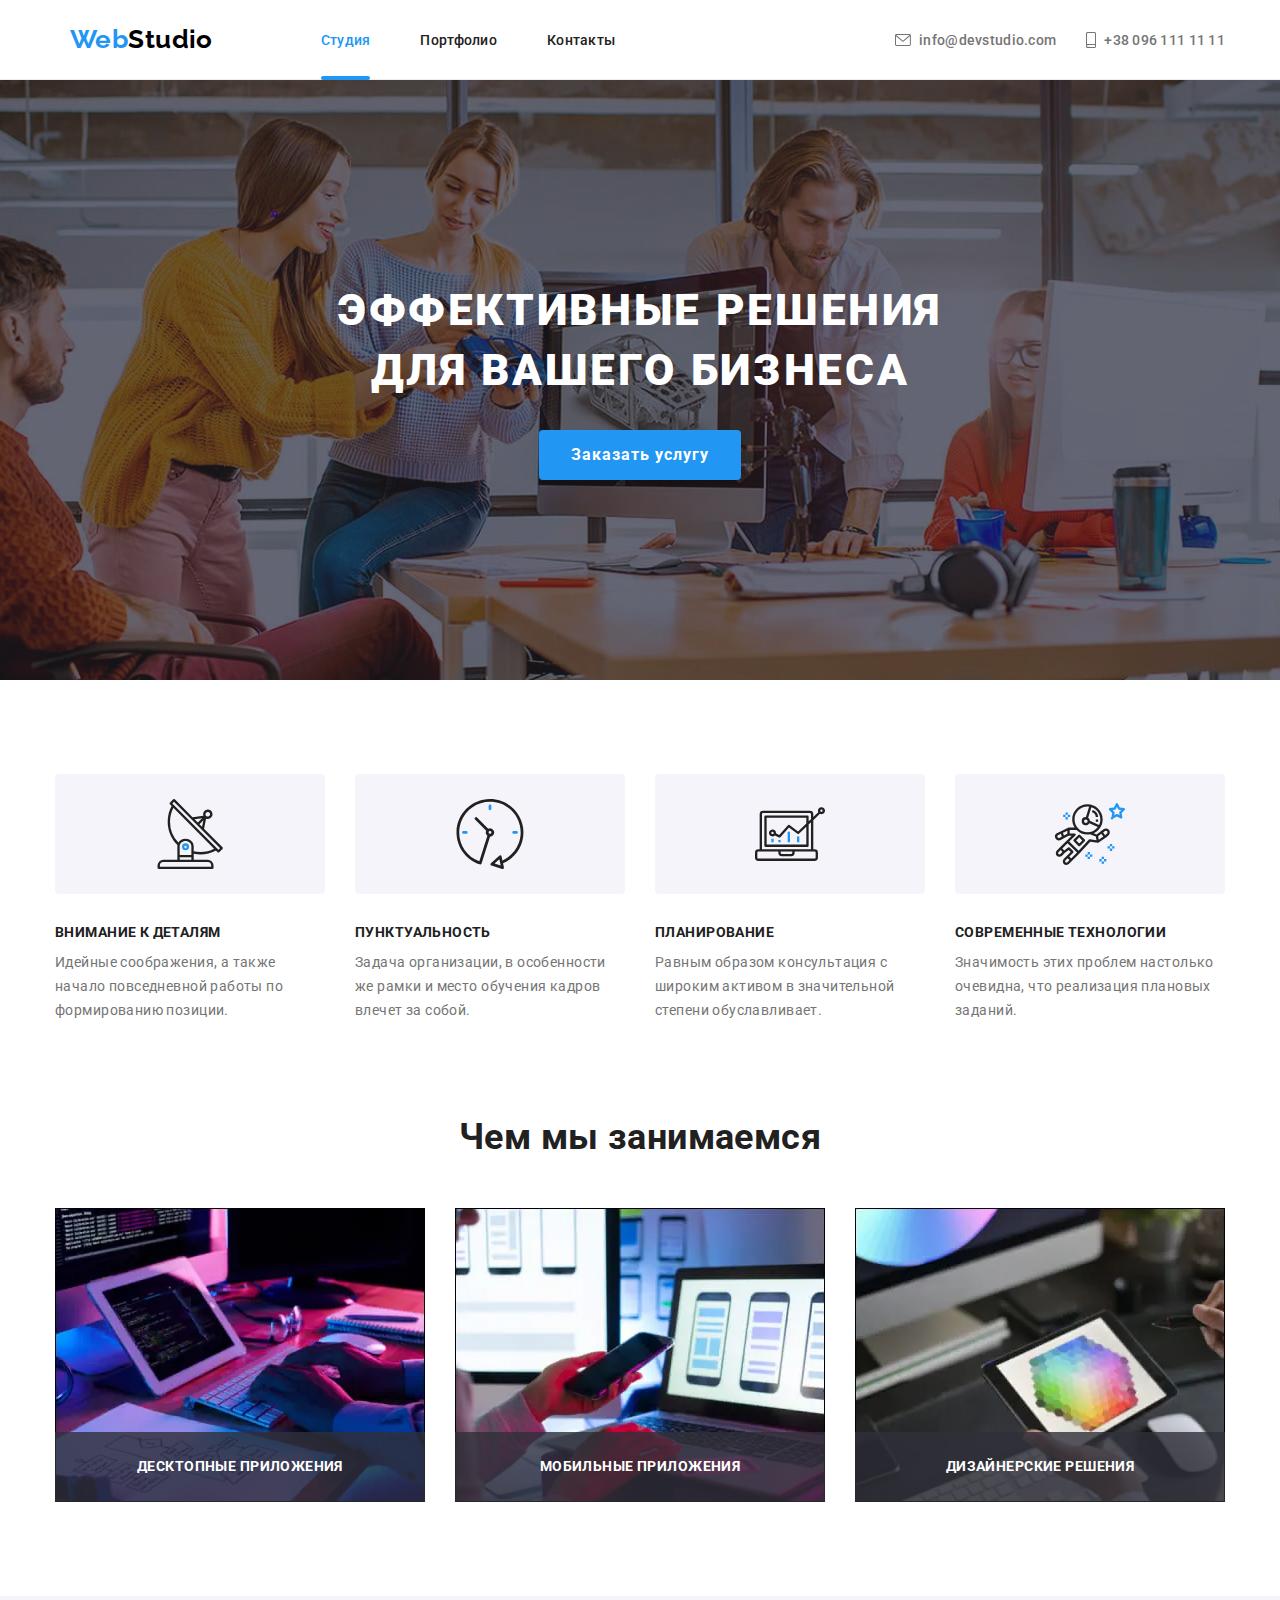
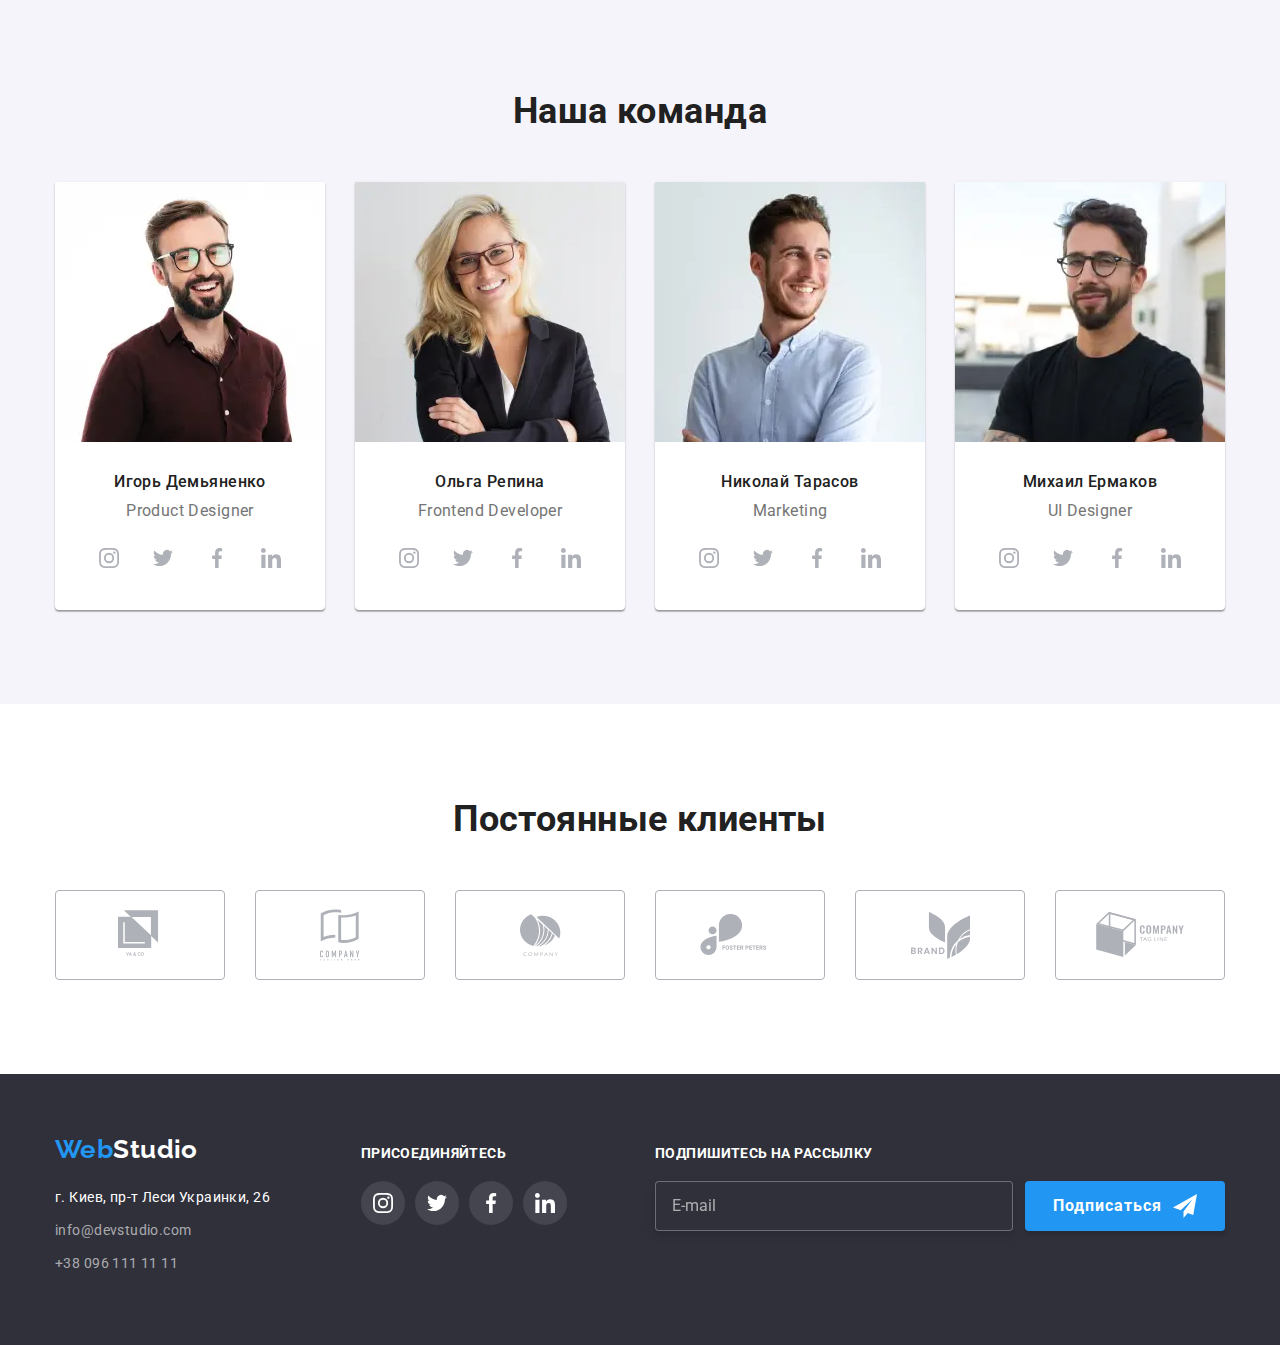
<file: index.html>
<!DOCTYPE html>
<html lang="ru">
<head>
    <meta charset="UTF-8">
    <meta name="viewport" content="width=device-width, initial-scale=1.0">
    <title>WebStudio</title>
    <link 
    rel="stylesheet"
    href="https://cdnjs.cloudflare.com/ajax/libs/modern-normalize/1.0.0/modern-normalize.min.css">
    <link rel="preconnect" href="https://fonts.gstatic.com">
    <link href="https://fonts.googleapis.com/css2?family=Raleway:wght@700&family=Roboto:wght@400;500;700;900&display=swap"
        rel="stylesheet">
    <link rel="stylesheet" href="./css/main.min.css">
</head>
<body>
    <header class="page-header">
        <div class="container header">
            <nav class="header__navigation">
                <a href="#" class="logo"><span class="logo-accent">Web</span>Studio</a>
                <ul class="header__list list">
                    <li class="header__item"><a href="#" class="header__link link header__link--current">Студия</a></li>
                    <li class="header__item"><a href="./portfolio.html" class="header__link link">Портфолио</a></li>
                    <li class="header__item"><a href="#" class="header__link link">Контакты</a></li>
                </ul>
            </nav>
            <button type="button" class="mob-menu-btn" data-menu-button>
                <svg class="mob-menu-icon">
                    <use href="./images/sprite.svg#icon-menu"></use>
                </svg>
            </button>
            <ul class="contacts list">
                <li class="contacts__item"><a href="mailto:info@devstudio.com" class="contacts__link link">
                    <svg class="contacts__icon" width="16" height="12">
                        <use href="./images/sprite.svg#icon-envelope"></use>
                    </svg>info@devstudio.com</a></li>
                <li class="contacts__item"><a href="tel:380961111111" class="contacts__link link">
                    <svg class="contacts__icon" width="10" height="16">
                        <use href="./images/sprite.svg#icon-smartphone"></use>
                    </svg>+38 096 111 11 11</a></li>
            </ul>
            </div>
            <div class="mobile-menu" data-menu>
                <button class="mob-menu-btn-close" type="button" data-menu-close>
                    <svg class="mob-menu-icon-close">
                        <use href="./images/sprite.svg#icon-close-menu"></use>
                    </svg>
                </button>
                <ul class="mobile-menu__list list">
                    <li class="mobile-menu__item"><a class="mobile-menu__link link" href="">Студия</a></li>
                    <li class="mobile-menu__item"><a class="mobile-menu__link link" href="./portfolio.html">Портфолио</a></li>
                    <li class="mobile-menu__item"><a class="mobile-menu__link link" href="">Контакты</a></li>
                </ul>
                <div class="mobile-menu_info-block">
                    <ul class="mobile-menu__contacts list">
                        <li class="mobile-menu__item"><a class="mobile-menu__tel-link link" href="tel:380961111111">+38 096 111 11
                                11</a></li>
                        <li class="mobile-menu__item"><a class="mobile-menu__mail-link link"
                                href="mailto:info@devstudio.com">info@devstudio.com</a></li>
                    </ul>
                    <ul class="mobile-menu__socials list">
                        <li class="mobile-menu__social-item"><a class="mobile-menu__social-link link" href="#">Instagram</a></li>
                        <li class="mobile-menu__social-item"><a class="mobile-menu__social-link link" href="#">Twitter</a></li>
                        <li class="mobile-menu__social-item"><a class="mobile-menu__social-link link" href="#">Facebook</a></li>
                        <li class="mobile-menu__social-item"><a class="mobile-menu__social-link link" href="#">LinkedIn</a></li>
                    </ul>
                </div>
            </div>
       
    </header>
    
    <main>
        <!--HERO-->
        <section class="hero">
            <h1 class="hero__title">Эффективные решения для вашего бизнеса</h1>
            <button type="button" class="button" data-modal-open>Заказать услугу</button>
        </section>
        <!--FEATURES BLOCK-->
        <section class="section">
            <div class="container">
                <h2 class="visually-hidden">Особености</h2>
                <ul class="features list">
                    <li class="features__item">
                        <div class="feature-thumb">
                            <svg class="feature-thumb__icon">
                                <use href="./images/sprite.svg#icon-antena"></use>
                            </svg>
                        </div>
                        <h3 class="features__title">Внимание к деталям</h3>
                        <p class="features__text">Идейные соображения, а также начало повседневной работы по формированию позиции.</p>
                    </li>
                    <li class="features__item">
                        <div class="feature-thumb">
                            <svg class="feature-thumb__icon">
                                <use href="./images/sprite.svg#icon-clock"></use>
                            </svg>
                        </div>
                        <h3 class="features__title">Пунктуальность</h3>
                        <p class="features__text">Задача организации, в особенности же рамки и место обучения кадров влечет за собой.</p>
                    </li>
                    <li class="features__item">
                        <div class="feature-thumb">
                            <svg class="feature-thumb__icon">
                                <use href="./images/sprite.svg#icon-diagram"></use>
                            </svg>
                        </div>
                        <h3 class="features__title">Планирование</h3>
                        <p class="features__text">Равным образом консультация с широким активом в значительной степени обуславливает.</p>
                    </li>
                    <li class="features__item">
                        <div class="feature-thumb">
                            <svg class="feature-thumb__icon">
                                <use href="./images/sprite.svg#icon-astronaut"></use>
                            </svg>
                        </div>
                        <h3 class="features__title">Современные технологии</h3>
                        <p class="features__text">Значимость этих проблем настолько очевидна, что реализация плановых заданий.</p>
                    </li>
                </ul>
            </div>
        </section>
         <!--JOBS-->
        <section class="jobs-block">
            <div class="container">
                <h2 class="section-title">Чем мы занимаемся</h2>
                <ul class="jobs list">
                    <li class="jobs__item">
                        <a href="#" class="link">
                            <picture>
                                <source srcset="./images/job/job1.webp 1x, ./images/job/job1@2x.webp 2x" media="(min-width:1200px)" type="image/webp">
                                <source srcset="./images/job/job1.jpg 1x, ./images/job/job1@2x.jpg 2x" media="(min-width:1200px)">
                                <img src="./images/job1.jpg" alt="рабочий стол с планшетом и клавиатурой">
                            </picture>
                            <div class="wrap">
                                <h3 class="wrap__title">Десктопные приложения</h3>
                            </div>
                        </a>
                    </li>
                    <li class="jobs__item">
                        <a href="" class="link">
                            <picture>
                                <source srcset="./images/job/job2.webp 1x, ./images/job/job2@2x.webp 2x" media="(min-width:1200px)" type="image/webp">
                                <source srcset="./images/job/job2.jpg 1x, ./images/job/job2@2x.jpg 2x" media="(min-width:1200px)">
                                <img src="./images/job2.jpg" alt="раскрытый ноутбук с приложениями на экране для телефона">
                            </picture>
                            
                            <div class="wrap">
                                <h3 class="wrap__title">Мобильные приложения</h3>
                            </div>
                        </a>
                    </li>
                    <li class="jobs__item">
                        <a href="" class="link">
                            <picture>
                                <source srcset="./images/job/job3.webp 1x, ./images/job/job3@2x.webp 2x" media="(min-width:1200px)" type="image/webp">
                                <source srcset="./images/job/job3.jpg 1x, ./images/job/job3@2x.jpg 2x" media="(min-width:1200px)">
                                <img src="./images/job3.jpg" alt="планшет с изображением цветовой палитры">
                            </picture>
                            <div class="wrap">
                                <h3 class="wrap__title">Дизайнерские решения</h3>
                            </div>
                        </a>
                    </li>
                </ul>
            </div>
        </section>
        <!--TEAM-->
        <section class="team-section section">
            <div class="container">
                <h2 class="section-title">Наша команда</h2>
                <ul class="team-members list">
                    <li class="team-members__item">
                        <picture>
                            <source srcset="./images/team/demianenko-270.webp 1x, ./images/team/demianenko-270@2x.webp 2x"
                                media="(min-width:1200px)" type="image/webp">
                            <source srcset="./images/team/demianenko-270.jpg 1x, ./images/team/demianenko-270@2x.jpg 2x" media="(min-width:1200px)">
            
                            <source srcset="./images/team/demianenko-354.webp 1x, ./images/team/demianenko-354@2x.webp 2x" media="(min-width:768px)"
                                type="image/webp">
                            <source srcset="./images/team/demianenko-354.jpg 1x, ./images/team/demianenko-354@2x.jpg 2x" media="(min-width:768px)">

                            <source srcset="./images/team/demianenko-450.webp 1x, ./images/team/demianenko-450@2x.webp 2x" media="(min-width:320px)"
                                type="image/webp">
                            <source srcset="./images/team/demianenko-450.jpg 1x, ./images/team/demianenko-450@2x.jpg 2x" media="(min-width:320px)">
                            <img class="team-members__photo" src="./images/team/demianenko-450.jpg" alt="фото Игоря Демьяненка">
                        </picture>
                        
                        <h3 class="team-members__name">Игорь Демьяненко</h3>
                        <p lang="en" class="team-members__prof">Product Designer</p>
    <ul class="social-list list">
        <li class="social-list__item"><a href="#" class="social-list__link link">
                <svg class="social-list__icon" width="20" height="20">
                    <use href="./images/sprite.svg#icon-instagram"></use>
                </svg>
            </a></li>
        <li class="social-list__item"><a href="#" class="social-list__link link">
                <svg class="social-list__icon" width="20" height="20">
                    <use href="./images/sprite.svg#icon-twitter"></use>
                </svg>
            </a></li>
        <li class="social-list__item"><a href="#" class="social-list__link link">
                <svg class="social-list__icon" width="20" height="20">
                    <use href="./images/sprite.svg#icon-facebook"></use>
                </svg>
            </a></li>
        <li class="social-list__item"><a href="#" class="social-list__link link">
                <svg class="social-list__icon" width="20" height="20">
                    <use href="./images/sprite.svg#icon-linkedin"></use>
                </svg>
            </a></li>
    </ul>
                    </li>
                    <li class="team-members__item">
                        <picture>
                            <source srcset="./images/team/repina-270.webp 1x, ./images/team/repina-270@2x.webp 2x" media="(min-width:1200px)"
                                type="image/webp">
                            <source srcset="./images/team/repina-270.jpg 1x, ./images/team/repina-270@2x.jpg 2x" media="(min-width:1200px)">
                            
                            <source srcset="./images/team/repina-354.webp 1x, ./images/team/repina-354@2x.webp 2x" media="(min-width:768px)"
                                type="image/webp">
                            <source srcset="./images/team/repina-354.jpg 1x, ./images/team/repina-354@2x.jpg 2x" media="(min-width:768px)">

                           <source srcset="./images/team/repina-450.webp 1x, ./images/team/repina-450@2x.webp 2x" media="(min-width:320px)"
                                type="image/webp">
                            <source srcset="./images/team/repina-450.jpg 1x, ./images/team/repina-450@2x.jpg 2x" media="(min-width:320px)">

                            <img class="team-members__photo" src="./images/team/repina-450.jpg" alt="фото Ольги Репиной">
                        </picture>
                       
                        <h3 class="team-members__name">Ольга Репина</h3>
                        <p lang="en" class="team-members__prof">Frontend Developer</p>
                        <ul class="social-list list">
                            <li class="social-list__item"><a href="#" class="social-list__link link">
                                    <svg class="social-list__icon" width="20" height="20">
                                        <use href="./images/sprite.svg#icon-instagram"></use>
                                    </svg>
                                </a></li>
                            <li class="social-list__item"><a href="#" class="social-list__link link">
                                    <svg class="social-list__icon" width="20" height="20">
                                        <use href="./images/sprite.svg#icon-twitter"></use>
                                    </svg>
                                </a></li>
                            <li class="social-list__item"><a href="#" class="social-list__link link">
                                    <svg class="social-list__icon" width="20" height="20">
                                        <use href="./images/sprite.svg#icon-facebook"></use>
                                    </svg>
                                </a></li>
                            <li class="social-list__item"><a href="#" class="social-list__link link">
                                    <svg class="social-list__icon" width="20" height="20">
                                        <use href="./images/sprite.svg#icon-linkedin"></use>
                                    </svg>
                                </a></li>
                        </ul>
                    </li>
                    <li class="team-members__item">
                        <picture>
                            <source srcset="./images/team/tarasov-270.webp 1x, ./images/team/tarasov-270@2x.webp 2x" media="(min-width:1200px)"
                                type="image/webp">
                            <source srcset="./images/team/tarasov-270.jpg 1x, ./images/team/tarasov-270@2x.jpg 2x" media="(min-width:1200px)">

                            <source srcset="./images/team/tarasov-354.webp 1x, ./images/team/tarasov-354@2x.webp 2x" media="(min-width:768px)"
                                type="image/webp">
                            <source srcset="./images/team/tarasov-354.jpg 1x, ./images/team/tarasov-354@2x.jpg 2x" media="(min-width:768px)">

                           <source srcset="./images/team/tarasov-450.webp 1x, ./images/team/tarasov-450@2x.webp 2x" media="(min-width:320px)"
                                type="image/webp">
                            <source srcset="./images/team/tarasov-450.jpg 1x, ./images/team/tarasov-450@2x.jpg 2x" media="(min-width:320px)">

                            <img class="team-members__photo" src="./images/team/tarasov-450.jpg" alt="фото Николая Тарасова">
                        </picture>
                        
                        <h3 class="team-members__name">Николай Тарасов</h3>
                        <p lang="en" class="team-members__prof">Marketing</p>
                        <ul class="social-list list">
                            <li class="social-list__item"><a href="#" class="social-list__link link">
                                    <svg class="social-list__icon" width="20" height="20">
                                        <use href="./images/sprite.svg#icon-instagram"></use>
                                    </svg>
                                </a></li>
                            <li class="social-list__item"><a href="#" class="social-list__link link">
                                    <svg class="social-list__icon" width="20" height="20">
                                        <use href="./images/sprite.svg#icon-twitter"></use>
                                    </svg>
                                </a></li>
                            <li class="social-list__item"><a href="#" class="social-list__link link">
                                    <svg class="social-list__icon" width="20" height="20">
                                        <use href="./images/sprite.svg#icon-facebook"></use>
                                    </svg>
                                </a></li>
                            <li class="social-list__item"><a href="#" class="social-list__link link">
                                    <svg class="social-list__icon" width="20" height="20">
                                        <use href="./images/sprite.svg#icon-linkedin"></use>
                                    </svg>
                                </a></li>
                        </ul>
                    </li>
                    <li class="team-members__item">
                        <picture>
                            <source srcset="./images/team/ermakov-270.webp 1x, ./images/team/ermakov-270@2x.webp 2x" media="(min-width:1200px)"
                                type="image/webp">
                            <source srcset="./images/team/ermakov-270.jpg 1x, ./images/team/ermakov-270@2x.jpg 2x" media="(min-width:1200px)">
                            
                            <source srcset="./images/team/ermakov-354.webp 1x, ./images/team/ermakov-354@2x.webp 2x" media="(min-width:768px)"
                                type="image/webp">
                            <source srcset="./images/team/ermakov-354.jpg 1x, ./images/team/ermakov-354@2x.jpg 2x" media="(min-width:768px)">

                           <source srcset="./images/team/ermakov-450.webp 1x, ./images/team/ermakov-450@2x.webp 2x" media="(min-width:320px)"
                                type="image/webp">
                            <source srcset="./images/team/ermakov-450.jpg 1x, ./images/team/ermakov-450@2x.jpg 2x" media="(min-width:320px)">

                            <img class="team-members__photo" src="./images/team/ermakov-450.jpg" alt="фото Михаила Ермакова">
                        </picture>
                        
                        <h3 class="team-members__name">Михаил Ермаков</h3>
                        <p lang="en" class="team-members__prof">UI Designer</p>
                        <ul class="social-list list">
                            <li class="social-list__item"><a href="#" class="social-list__link link">
                                    <svg class="social-list__icon" width="20" height="20">
                                        <use href="./images/sprite.svg#icon-instagram"></use>
                                    </svg>
                                </a></li>
                            <li class="social-list__item"><a href="#" class="social-list__link link">
                                    <svg class="social-list__icon" width="20" height="20">
                                        <use href="./images/sprite.svg#icon-twitter"></use>
                                    </svg>
                                </a></li>
                            <li class="social-list__item"><a href="#" class="social-list__link link">
                                    <svg class="social-list__icon" width="20" height="20">
                                        <use href="./images/sprite.svg#icon-facebook"></use>
                                    </svg>
                                </a></li>
                            <li class="social-list__item"><a href="#" class="social-list__link link">
                                    <svg class="social-list__icon" width="20" height="20">
                                        <use href="./images/sprite.svg#icon-linkedin"></use>
                                    </svg>
                                </a></li>
                        </ul>
                    </li>
                </ul>
            </div>
        </section>
        <!--CLIENTS-->
        <section class="section">
            <div class="container">
                <h2 class="section-title">Постоянные клиенты</h2>
                <ul class="clients list">
                    <li class="clients__item">
                        <a href="#" class="clients__link link">
                            <svg class="clients__icon" width="44.27" height="49.23">
                                <use href="./images/sprite.svg#icon-yaco"></use>
                            </svg>
                        </a>
                    </li>
                    <li class="clients__item">
                        <a href="#" class="clients__link link">
                            <svg class="clients__icon" width="40" height="52">
                                <use href="./images/sprite.svg#icon-taglinehere"></use>
                            </svg>
                        </a>
                    </li>
                    <li class="clients__item">
                        <a href="#" class="clients__link link">
                            <svg class="clients__icon" width="41" height="42.6">
                                <use href="./images/sprite.svg#icon-company"></use>
                            </svg>
                        </a>
                    </li>
                    <li class="clients__item">
                        <a href="#" class="clients__link link">
                            <svg class="clients__icon" width="79.66" height="42.02">
                                <use href="./images/sprite.svg#icon-fosterpeters"></use>
                            </svg>
                        </a>
                    </li>
                    <li class="clients__item">
                        <a href="#" class="clients__link link">
                            <svg class="clients__icon" width="59" height="47">
                                <use href="./images/sprite.svg#icon-brand"></use>
                            </svg>
                        </a>
                    </li>
                    <li class="clients__item">
                        <a href="#" class="clients__link link">
                            <svg class="clients__icon" width="88.48" height="45.44">
                                <use href="./images/sprite.svg#icon-tagline"></use>
                            </svg>
                        </a>
                    </li>
                </ul>
            </div>
        </section>
    </main>

    <footer class="footer">
        <div class="container">
            <div class="address">
                <a class="logo logo--footer" href="#"><span class="logo-accent">Web</span>Studio</a>
                <address class="address__info">
                    г. Киев, пр-т Леси Украинки, 26
                </address>
                <ul class="address__list list">
                    <li class="address__contacts"><a href="mailto:info@devstudio.com" class="address__link link">info@devstudio.com</a></li>
                    <li class="address__contacts"><a href="tel:380961111111" class="address__link link">+38 096 111 11 11</a></li>
                </ul>
            </div>
            <div class="footer-social-icons">
                <h2 class="join-title">присоединяйтесь</h2>
                <ul class="social-list social-list--footer list">
                    <li class="social-list__item"><a href="#" class="social-list__link social-list__link--footer link">
                            <svg class="social-list__icon" width="20" height="20">
                                <use href="./images/sprite.svg#icon-instagram"></use>
                            </svg>
                        </a></li>
                    <li class="social-list__item"><a href="#" class="social-list__link social-list__link--footer link">
                            <svg class="social-list__icon" width="20" height="20">
                                <use href="./images/sprite.svg#icon-twitter"></use>
                            </svg>
                        </a></li>
                    <li class="social-list__item"><a href="#" class="social-list__link social-list__link--footer link">
                            <svg class="social-list__icon" width="20" height="20">
                                <use href="./images/sprite.svg#icon-facebook"></use>
                            </svg>
                        </a></li>
                    <li class="social-list__item"><a href="#" class="social-list__link social-list__link--footer link">
                            <svg class="social-list__icon" width="20" height="20">
                                <use href="./images/sprite.svg#icon-linkedin"></use>
                            </svg>
                        </a></li>
                </ul>
            </div>
            <div class="subscribe">
                <p class="subscribe__title">Подпишитесь на рассылку</p>
                <form action="#" class="subscribe__form">
                    <input type="email" name="email" class="subscribe__input" required placeholder="E-mail">
                    <button type="submit" class="subscribe__btn button">Подписаться
                        <svg class="subscribe__icon" width="24" height="24">
                            <use href="./images/sprite.svg#icon-send"></use>
                        </svg>
                    </button>
                </form>
            </div>
            
        </div>
    </footer>
    <div class="backdrop is-hidden" data-modal>
        <div class="modal">
            <button class="btn-close" data-modal-close>
                <svg class="btn-close__icon" width="18" height="18">
                    <use href="./images/sprite.svg#icon-close"></use>
                </svg>
            </button>
            <div class="modal-wraper">
                <p class="modal-wraper__title">Оставьте свои данные, мы вам перезвоним</p>
                <form class="modal-form">
                    <label for="name" class="modal-form__label">Имя</label>
                    <div class="modal-form__field">
                        <input id="name" type="text" name="user-name" class="modal-form__input" required>
                        <svg class="modal-form__icon">
                            <use href="./images/sprite.svg#icon-name"></use>
                        </svg>
                    </div>    
                    <label for="tel" class="modal-form__label">Телефон</label>
                    <div class="modal-form__field">
                        <input id="tel" type="tel" name="user-tel" class="modal-form__input" required>
                        <svg class="modal-form__icon">
                            <use href="./images/sprite.svg#icon-phone"></use>
                        </svg>
                    </div>
                    <label for="mail" class="modal-form__label">Почта</label>
                    <div class="modal-form__field">
                        <input id="mail" type="email" name="user-mail" class="modal-form__input">
                        <svg class="modal-form__icon">
                            <use href="./images/sprite.svg#icon-mail"></use>
                        </svg>
                    </div>
                    <label for="comment" class="modal-form__label">Коментарий</label>
                    <textarea id="comment" name="form-comment" placeholder="Введите текст" class="modal-form__comment"></textarea>
            
                    <div class="check-box">
                        <input type="checkbox" id="checkbox" name="agreement" class="check-input visually-hidden">
                        <label for="checkbox" class="check-label">Соглашаюсь с рассылкой и принимаю&nbsp; 
                            <a href="#" class="check-label__link">Условия договора</a>
                        </label>
                    </div>
                    <button class="modal-wraper__btn button">Отправить</button>
                </form>
            </div>
            
        </div>
    </div>
    <script src="./js/modal.js"></script>
    <script src="./js/mobile-menu.js"></script>
</body>
</html>
</file>
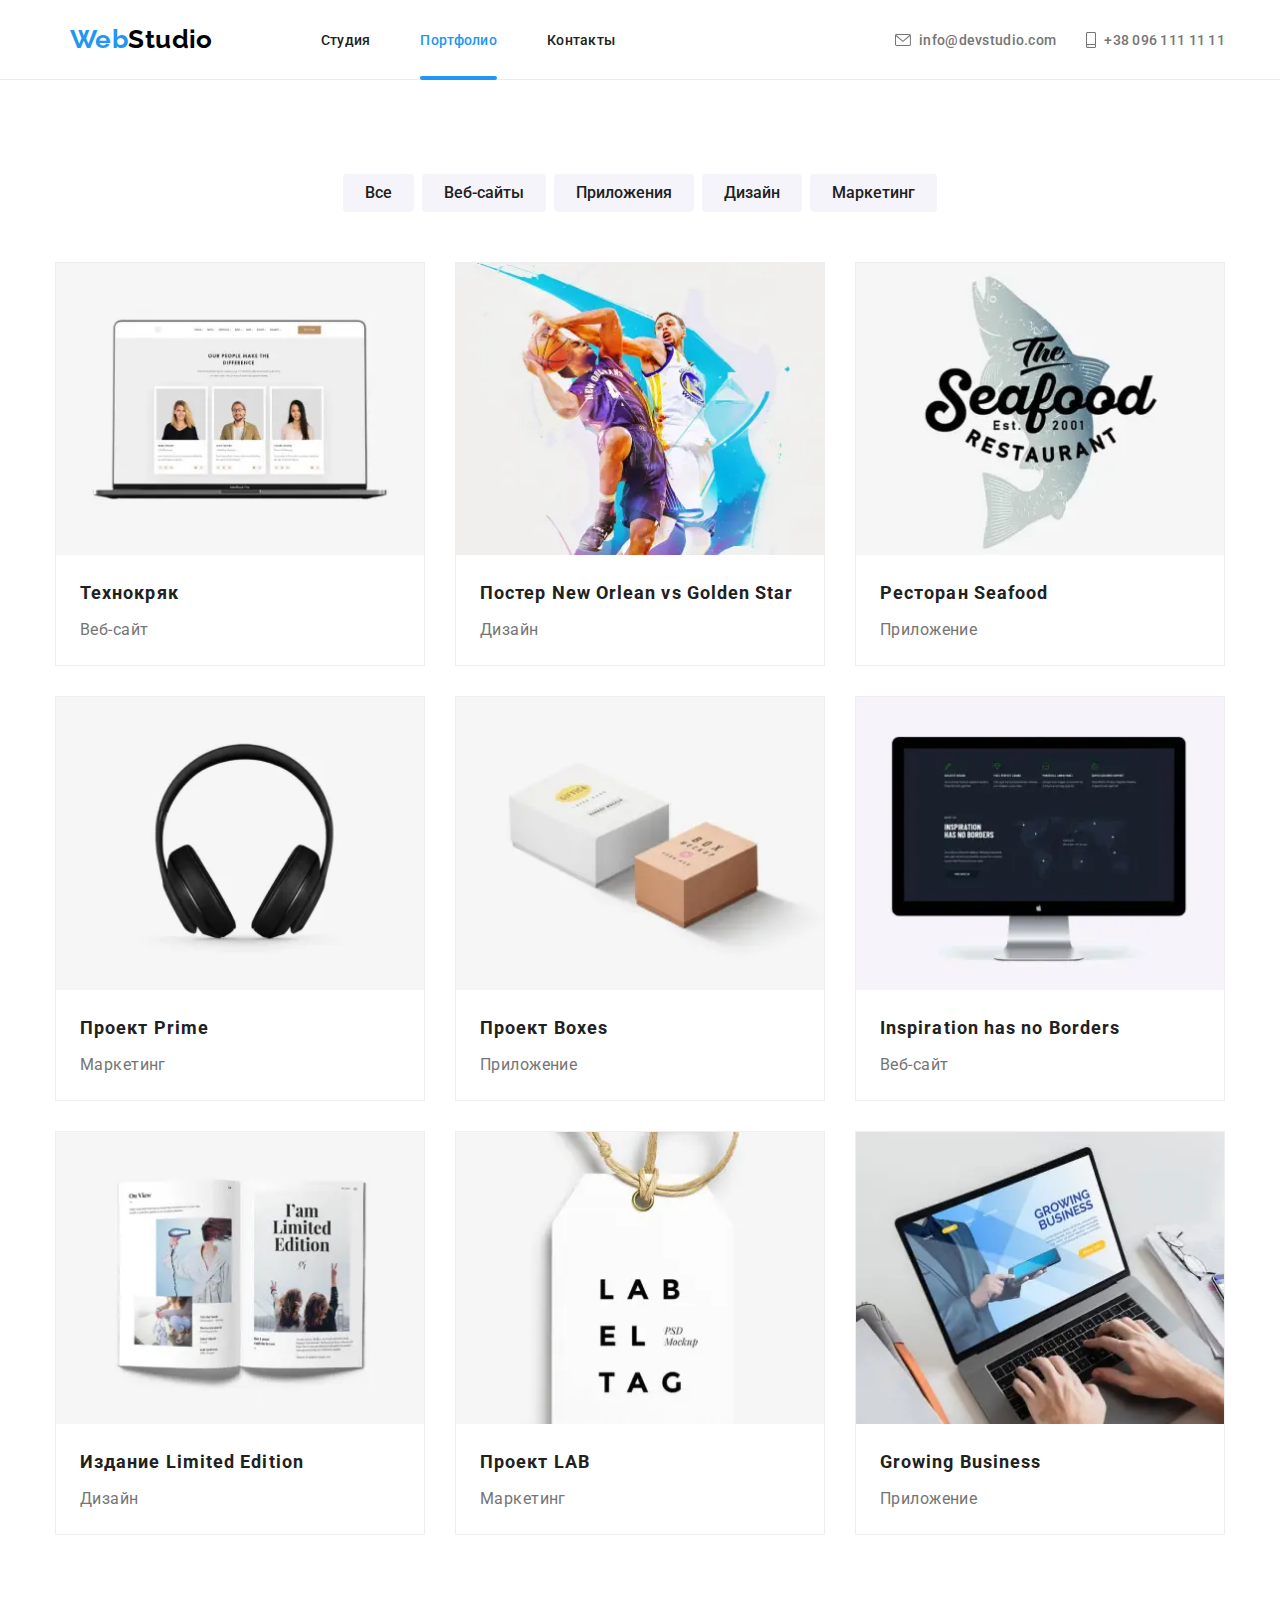
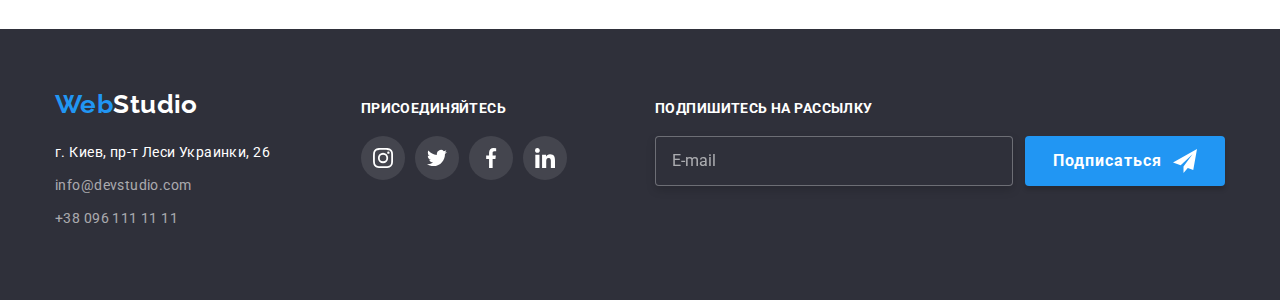
<file: portfolio.html>
<!DOCTYPE html>
<html lang="ru">
<head>
    <meta charset="UTF-8">
    <meta name="viewport" content="width=device-width, initial-scale=1.0">
    <title>Portfolio</title>
    <link 
    rel="stylesheet" 
    href="https://cdnjs.cloudflare.com/ajax/libs/modern-normalize/1.0.0/modern-normalize.min.css">
    <link rel="preconnect" href="https://fonts.gstatic.com">
    <link href="https://fonts.googleapis.com/css2?family=Raleway:wght@700&family=Roboto:wght@400;500;700;900&display=swap"
        rel="stylesheet">
    <link rel="stylesheet" href="./css/main.min.css">
</head>
<body>

    <header class="page-header">
        <div class="container header">
            <nav class="header__navigation">
                <a href="#" class="logo"><span class="logo-accent">Web</span>Studio</a>
                <ul class="header__list list">
                    <li class="header__item"><a href="./index.html" class="header__link link">Студия</a></li>
                    <li class="header__item"><a href="#" class="header__link link header__link--current">Портфолио</a></li>
                    <li class="header__item"><a href="#" class="header__link link">Контакты</a></li>
                </ul>
            </nav>
            <button type="button" class="mob-menu-btn" data-menu-button>
                <svg class="mob-menu-icon">
                    <use href="./images/sprite.svg#icon-menu"></use>
                </svg>
            </button>
            <ul class="contacts list">
                <li class="contacts__item"><a href="mailto:info@devstudio.com" class="contacts__link link">
                        <svg class="contacts__icon" width="16" height="12">
                            <use href="./images/sprite.svg#icon-envelope"></use>
                        </svg>info@devstudio.com</a></li>
                <li class="contacts__item"><a href="tel:380961111111" class="contacts__link link">
                        <svg class="contacts__icon" width="10" height="16">
                            <use href="./images/sprite.svg#icon-smartphone"></use>
                        </svg>+38 096 111 11 11</a></li>
            </ul>
            <div class="mobile-menu" data-menu>
                <button class="mob-menu-btn-close" type="button" data-menu-close>
                    <svg class="mob-menu-icon-close">
                        <use href="./images/sprite.svg#icon-close-menu"></use>
                    </svg>
                </button>
                <ul class="mobile-menu__list list">
                    <li class="mobile-menu__item"><a class="mobile-menu__link link" href="./index.html">Студия</a></li>
                    <li class="mobile-menu__item"><a class="mobile-menu__link link" href="">Портфолио</a></li>
                    <li class="mobile-menu__item"><a class="mobile-menu__link link" href="">Контакты</a></li>
                </ul>
                <div class="mobile-menu_info-block">
                    <ul class="mobile-menu__contacts list">
                        <li class="mobile-menu__item"><a class="mobile-menu__tel-link link" href="tel:380961111111">+38 096 111 11
                                11</a></li>
                        <li class="mobile-menu__item"><a class="mobile-menu__mail-link link"
                                href="mailto:info@devstudio.com">info@devstudio.com</a></li>
                    </ul>
                    <ul class="mobile-menu__socials list">
                        <li class="mobile-menu__social-item"><a class="mobile-menu__social-link link" href="#">Instagram</a></li>
                        <li class="mobile-menu__social-item"><a class="mobile-menu__social-link link" href="#">Twitter</a></li>
                        <li class="mobile-menu__social-item"><a class="mobile-menu__social-link link" href="#">Facebook</a></li>
                        <li class="mobile-menu__social-item"><a class="mobile-menu__social-link link" href="#">LinkedIn</a></li>
                    </ul>
                </div>
                
            
            </div>
        </div>
    
    </header>

    <main>
        <section class="section">
            <div class="container">
                <h1 class="visually-hidden">Портфолио</h1>
                <ul class="filters list">
                    <li class="filters__item"><button type="button" class="filters__btn">Все</button></li>
                    <li class="filters__item"><button type="button" class="filters__btn">Веб-сайты</button></li>
                    <li class="filters__item"><button type="button" class="filters__btn">Приложения</button></li>
                    <li class="filters__item"><button type="button" class="filters__btn">Дизайн</button></li>
                    <li class="filters__item"><button type="button" class="filters__btn">Маркетинг</button></li>
                </ul>
                <ul class="projects list">
                    <li class="projects__item">
                        <a href="#" class="projects__link link">
                            <div class="project-box">
                                <picture>
                                    <source srcset="./images/portfolio/techno-370.webp 1x, ./images/portfolio/techno-370@2x.webp 2x"
                                        media="(min-width:1200px)" type="image/webp">
                                    <source srcset="./images/portfolio/techno-370.jpg 1x, ./images/portfolio/techno-370@2x.jpg 2x"
                                        media="(min-width:1200px)">

                                    <source srcset="./images/portfolio/techno-354.webp 1x, ./images/portfolio/techno-354@2x.webp 2x"
                                        media="(min-width:768px)" type="image/webp">
                                    <source srcset="./images/portfolio/techno-354.jpg 1x, ./images/portfolio/techno-354@2x.jpg 2x" media="(min-width:768px)">

                                    <source srcset="./images/portfolio/techno-450.webp 1x, ./images/portfolio/techno-450@2x.webp 2x"
                                        media="(min-width:320px)" type="image/webp">
                                    <source srcset="./images/portfolio/techno-450.jpg 1x, ./images/portfolio/techno-450@2x.jpg 2x"
                                        media="(min-width:320px)">

                                    <img src="./images/portfolio/techno-450.jpg" alt="страница веб-сайта технокряк на макбуке">
                                </picture>
                                
                                <p class="project-box__overlay">Технокряк это современная площадка распространения коронавируса. Компании используют эту
                                        платформу для цифрового
                                        шпионажа и атак на защищённые сервера конкурентов.</p>
                            </div>                         
                            <div class="project-info">
                                <h2 class="project-info__name">Технокряк</h2>
                                <p class="project-info__type ">Веб-сайт</p>
                            </div>
                        </a>
                    </li>
                    <li class="projects__item">
                        <a href="#" class="projects__link link">
                            <div class="project-box">
                                <picture>
                                    <source srcset="./images/portfolio/novsgs-370.webp 1x, ./images/portfolio/novsgs-370@2x.webp 2x"
                                        media="(min-width:1200px)" type="image/webp">
                                    <source srcset="./images/portfolio/novsgs-370.jpg 1x, ./images/portfolio/novsgs-370@2x.jpg 2x"
                                        media="(min-width:1200px)">

                                    <source srcset="./images/portfolio/novsgs-354.webp 1x, ./images/portfolio/novsgs-354@2x.webp 2x"
                                        media="(min-width:768px)" type="image/webp">
                                    <source srcset="./images/portfolio/novsgs-354.jpg 1x, ./images/portfolio/novsgs-354@2x.jpg 2x" media="(min-width:768px)">

                                    <source srcset="./images/portfolio/novsgs-450.webp 1x, ./images/portfolio/novsgs-450@2x.webp 2x"
                                        media="(min-width:320px)" type="image/webp">
                                    <source srcset="./images/portfolio/novsgs-450.jpg 1x, ./images/portfolio/novsgs-450@2x.jpg 2x"
                                        media="(min-width:320px)">


                                    <img src="./images/portfolio/novsgs-450.jpg" alt="два баскетболиста борятся за мяч">
                                </picture>       
                                <p class="project-box__overlay">Технокряк это современная площадка распространения коронавируса. Компании используют
                                        эту
                                        платформу для цифрового
                                        шпионажа и атак на защищённые сервера конкурентов.</p>
                            </div>
                            <div class="project-info">
                                <h2 class="project-info__name">Постер New Orlean vs Golden Star</h2>
                                <p class="project-info__type ">Дизайн</p>
                            </div>
                        </a>
                    </li>
                    <li class="projects__item">
                        <a href="#" class="projects__link link">
                            <div class="project-box">
                                <picture>
                                    <source srcset="./images/portfolio/seafood-370.webp 1x, ./images/portfolio/seafood-370@2x.webp 2x"
                                        media="(min-width:1200px)" type="image/webp">
                                    <source srcset="./images/portfolio/seafood-370.jpg 1x, ./images/portfolio/seafood-370@2x.jpg 2x"
                                        media="(min-width:1200px)">
                                    
                                    <source srcset="./images/portfolio/seafood-354.webp 1x, ./images/portfolio/seafood-354@2x.webp 2x"
                                        media="(min-width:768px)" type="image/webp">
                                    <source srcset="./images/portfolio/seafood-354.jpg 1x, ./images/portfolio/seafood-354@2x.jpg 2x" media="(min-width:768px)">

                                    <source srcset="./images/portfolio/seafood-450.webp 1x, ./images/portfolio/seafood-450@2x.webp 2x"
                                        media="(min-width:320px)" type="image/webp">
                                    <source srcset="./images/portfolio/seafood-450.jpg 1x, ./images/portfolio/seafood-450@2x.jpg 2x"
                                        media="(min-width:320px)">

                                    <img src="./images/portfolio/seafood-450.jpg" alt="надпись на рыбе the seafood restaurant">
                                </picture>
                                
                                <p class="project-box__overlay">Технокряк это современная площадка распространения коронавируса. Компании используют
                                        эту
                                        платформу для цифрового
                                        шпионажа и атак на защищённые сервера конкурентов.</p>
                            </div>
                            <div class="project-info">
                                <h2 class="project-info__name">Ресторан Seafood</h2>
                                <p class="project-info__type ">Приложение</p>
                            </div>
                        </a>
                    </li>
                    <li class="projects__item">
                        <a href="#" class="projects__link link">
                            <div class="project-box">
                                <picture>
                                    <source srcset="./images/portfolio/prime-370.webp 1x, ./images/portfolio/prime-370@2x.webp 2x"
                                        media="(min-width:1200px)" type="image/webp">
                                    <source srcset="./images/portfolio/prime-370.jpg 1x, ./images/portfolio/prime-370@2x.jpg 2x" media="(min-width:1200px)">

                                    <source srcset="./images/portfolio/prime-354.webp 1x, ./images/portfolio/prime-354@2x.webp 2x" media="(min-width:768px)"
                                        type="image/webp">
                                    <source srcset="./images/portfolio/prime-354.jpg 1x, ./images/portfolio/prime-354@2x.jpg 2x" media="(min-width:768px)">

                                    <source srcset="./images/portfolio/prime-450.webp 1x, ./images/portfolio/prime-450@2x.webp 2x" media="(min-width:320px)"
                                        type="image/webp">
                                    <source srcset="./images/portfolio/prime-450.jpg 1x, ./images/portfolio/prime-450@2x.jpg 2x" media="(min-width:320px)">

                                    <img src="./images/portfolio/prime-450.jpg" alt="наушники">
                                </picture>
                            
                                <p class="project-box__overlay">Технокряк это современная площадка распространения коронавируса. Компании используют
                                        эту
                                        платформу для цифрового
                                        шпионажа и атак на защищённые сервера конкурентов.</p>
                            </div>   
                            <div class="project-info">
                                <h2 class="project-info__name">Проект Prime</h2>
                                <p class="project-info__type">Маркетинг</p>
                            </div>     
                        </a>
                    </li>
                    <li class="projects__item">
                        <a href="#" class="projects__link link">
                            <div class="project-box">
                                <picture>
                                    <source srcset="./images/portfolio/boxes-370.webp 1x, ./images/portfolio/boxes-370@2x.webp 2x"
                                        media="(min-width:1200px)" type="image/webp">
                                    <source srcset="./images/portfolio/boxes-370.jpg 1x, ./images/portfolio/boxes-370@2x.jpg 2x" media="(min-width:1200px)">
       
                                    <source srcset="./images/portfolio/boxes-354.webp 1x, ./images/portfolio/boxes-354@2x.webp 2x" media="(min-width:768px)"
                                        type="image/webp">
                                    <source srcset="./images/portfolio/boxes-354.jpg 1x, ./images/portfolio/boxes-354@2x.jpg 2x" media="(min-width:768px)">

                                    <source srcset="./images/portfolio/boxes-450.webp 1x, ./images/portfolio/boxes-450@2x.webp 2x" media="(min-width:320px)"
                                        type="image/webp">
                                    <source srcset="./images/portfolio/boxes-450.jpg 1x, ./images/portfolio/boxes-450@2x.jpg 2x" media="(min-width:320px)">

                                    <img src="./images/portfolio/boxes-450.jpg" alt="две коробки">
                                </picture>
                                
                                <p class="project-box__overlay">Технокряк это современная площадка распространения коронавируса. Компании используют
                                        эту
                                        платформу для цифрового
                                        шпионажа и атак на защищённые сервера конкурентов.</p>
                            </div>
                            <div class="project-info">
                                <h2 class="project-info__name">Проект Boxes</h2>
                                <p class="project-info__type ">Приложение</p>
                            </div>
                        </a>
                    </li>
                    <li class="projects__item">
                        <a href="#" class="projects__link link">
                            <div class="project-box">
                                <picture>
                                    <source srcset="./images/portfolio/inspir-370.webp 1x, ./images/portfolio/inspir-370@2x.webp 2x"
                                        media="(min-width:1200px)" type="image/webp">
                                    <source srcset="./images/portfolio/inspir-370.jpg 1x, ./images/portfolio/inspir-370@2x.jpg 2x"
                                        media="(min-width:1200px)">
                                    
                                    <source srcset="./images/portfolio/inspir-354.webp 1x, ./images/portfolio/inspir-354@2x.webp 2x"
                                        media="(min-width:768px)" type="image/webp">
                                    <source srcset="./images/portfolio/inspir-354.jpg 1x, ./images/portfolio/inspir-354@2x.jpg 2x" media="(min-width:768px)">

                                    <source srcset="./images/portfolio/inspir-450.webp 1x, ./images/portfolio/inspir-450@2x.webp 2x"
                                        media="(min-width:320px)" type="image/webp">
                                    <source srcset="./images/portfolio/inspir-450.jpg 1x, ./images/portfolio/inspir-450@2x.jpg 2x"
                                        media="(min-width:320px)">

                                    <img src="./images/portfolio/inspir-450.jpg" alt="страница веб-сайта на мониторе">
                                </picture>
                                
                                <p class="project-box__overlay">Технокряк это современная площадка распространения коронавируса. Компании используют
                                        эту
                                        платформу для цифрового
                                        шпионажа и атак на защищённые сервера конкурентов.</p>
                            </div>
                            <div class="project-info">
                                <h2 lang="en" class="project-info__name">Inspiration has no Borders</h2>
                                <p class="project-info__type ">Веб-сайт</p>
                            </div>                            
                        </a>
                    </li>
                    <li class="projects__item">
                        <a href="#" class="projects__link link">
                            <div class="project-box">
                                <picture>
                                    <source srcset="./images/portfolio/limedit-370.webp 1x, ./images/portfolio/limedit-370@2x.webp 2x"
                                        media="(min-width:1200px)" type="image/webp">
                                    <source srcset="./images/portfolio/limedit-370.jpg 1x, ./images/portfolio/limedit-370@2x.jpg 2x"
                                        media="(min-width:1200px)">
                                    
                                    <source srcset="./images/portfolio/limedit-354.webp 1x, ./images/portfolio/limedit-354@2x.webp 2x"
                                        media="(min-width:768px)" type="image/webp">
                                    <source srcset="./images/portfolio/limedit-354.jpg 1x, ./images/portfolio/limedit-354@2x.jpg 2x" media="(min-width:768px)">

                                    <source srcset="./images/portfolio/limedit-450.webp 1x, ./images/portfolio/limedit-450@2x.webp 2x"
                                        media="(min-width:320px)" type="image/webp">
                                    <source srcset="./images/portfolio/limedit-450.jpg 1x, ./images/portfolio/limedit-450@2x.jpg 2x"
                                        media="(min-width:320px)">

                                    <img src="./images/portfolio/limedit-450.jpg" alt="раскрытая книга с фото и текстом">
                                </picture>
                                
                                <p class="project-box__overlay">Технокряк это современная площадка распространения коронавируса. Компании используют
                                        эту
                                        платформу для цифрового
                                        шпионажа и атак на защищённые сервера конкурентов.</p>
                            </div>   
                            <div class="project-info">
                                <h2 class="project-info__name">Издание Limited Edition</h2>
                                <p class="project-info__type ">Дизайн</p>
                            </div>                            
                        </a>
                    </li>
                    <li class="projects__item">
                        <a href="#" class="projects__link link">
                            <div class="project-box">
                                <picture>
                                    <source srcset="./images/portfolio/lab-370.webp 1x, ./images/portfolio/lab-370@2x.webp 2x" media="(min-width:1200px)"
                                        type="image/webp">
                                    <source srcset="./images/portfolio/lab-370.jpg 1x, ./images/portfolio/lab-370@2x.jpg 2x" media="(min-width:1200px)">
                                    
                                    <source srcset="./images/portfolio/lab-354.webp 1x, ./images/portfolio/lab-354@2x.webp 2x" media="(min-width:768px)"
                                        type="image/webp">
                                    <source srcset="./images/portfolio/lab-354.jpg 1x, ./images/portfolio/lab-354@2x.jpg 2x" media="(min-width:768px)">

                                    <source srcset="./images/portfolio/lab-450.webp 1x, ./images/portfolio/lab-450@2x.webp 2x" media="(min-width:320px)"
                                        type="image/webp">
                                    <source srcset="./images/portfolio/lab-450.jpg 1x, ./images/portfolio/lab-450@2x.jpg 2x" media="(min-width:320px)">

                                    <img src="./images/portfolio/lab-450.jpg" alt="ярлык на бечевке с текстом">
                                </picture>
                                
                                <p class="project-box__overlay">Технокряк это современная площадка распространения коронавируса. Компании используют
                                        эту
                                        платформу для цифрового
                                        шпионажа и атак на защищённые сервера конкурентов.</p>
                            </div>
                            <div class="project-info">
                                <h2 class="project-info__name">Проект LAB</h2>
                                <p class="project-info__type ">Маркетинг</p>
                            </div>                           
                        </a>
                    </li>
                    <li class="projects__item">
                        <a href="#" class="projects__link link">
                            <div class="project-box">
                                <picture>
                                    <source srcset="./images/portfolio/growbus-370.webp 1x, ./images/portfolio/growbus-370@2x.webp 2x"
                                        media="(min-width:1200px)" type="image/webp">
                                    <source srcset="./images/portfolio/growbus-370.jpg 1x, ./images/portfolio/growbus-370@2x.jpg 2x"
                                        media="(min-width:1200px)">
                                    
                                    <source srcset="./images/portfolio/growbus-354.webp 1x, ./images/portfolio/growbus-354@2x.webp 2x"
                                        media="(min-width:768px)" type="image/webp">
                                    <source srcset="./images/portfolio/growbus-354.jpg 1x, ./images/portfolio/growbus-354@2x.jpg 2x" media="(min-width:768px)">

                                    <source srcset="./images/portfolio/growbus-450.webp 1x, ./images/portfolio/growbus-450@2x.webp 2x"
                                        media="(min-width:320px)" type="image/webp">
                                    <source srcset="./images/portfolio/growbus-450.jpg 1x, ./images/portfolio/growbus-450@2x.jpg 2x"
                                        media="(min-width:320px)">

                                    <img src="./images/portfolio/growbus-450.jpg" alt="на раскрытом ноуте печатают руки">
                                </picture>
                                
                                <p class="project-box__overlay">Технокряк это современная площадка распространения коронавируса. Компании используют
                                        эту
                                        платформу для цифрового
                                        шпионажа и атак на защищённые сервера конкурентов.</p>
                            </div> 
                            <div class="project-info">
                                <h2 lang="en" class="project-info__name">Growing Business</h2>
                                <p class="project-info__type ">Приложение</p>
                            </div>
                        </a>
                    </li>
                </ul>
            </div>
        </section>
    </main>

    <footer class="footer">
        <div class="container">
                <div class="address">
                    <a class="logo logo--footer" href="#"><span class="logo-accent">Web</span>Studio</a>
                    <address class="address__info">
                        г. Киев, пр-т Леси Украинки, 26
                    </address>
                    <ul class="address__list list">
                        <li class="address__contacts"><a href="mailto:info@devstudio.com"
                                class="address__link link">info@devstudio.com</a></li>
                        <li class="address__contacts"><a href="tel:380961111111" class="address__link link">+38 096 111 11 11</a></li>
                    </ul>
                </div>
            <div class="footer-social-icons">
                <h2 class="join-title">присоединяйтесь</h2>
                <ul class="social-list social-list--footer list">
                    <li class="social-list__item"><a href="#" class="social-list__link social-list__link--footer link">
                            <svg class="social-list__icon" width="20" height="20">
                                <use href="./images/sprite.svg#icon-instagram"></use>
                            </svg>
                        </a></li>
                    <li class="social-list__item"><a href="#" class="social-list__link social-list__link--footer link">
                            <svg class="social-list__icon" width="20" height="20">
                                <use href="./images/sprite.svg#icon-twitter"></use>
                            </svg>
                        </a></li>
                    <li class="social-list__item"><a href="#" class="social-list__link social-list__link--footer link">
                            <svg class="social-list__icon" width="20" height="20">
                                <use href="./images/sprite.svg#icon-facebook"></use>
                            </svg>
                        </a></li>
                    <li class="social-list__item"><a href="#" class="social-list__link social-list__link--footer link">
                            <svg class="social-list__icon" width="20" height="20">
                                <use href="./images/sprite.svg#icon-linkedin"></use>
                            </svg>
                        </a></li>
                </ul>
            </div>
            <div class="subscribe">
                <p class="subscribe__title">Подпишитесь на рассылку</p>
                <form action="#" class="subscribe__form">
                    <input type="email" name="email" class="subscribe__input" required placeholder="E-mail">
                    <button type="submit" class="subscribe__btn button">Подписаться
                        <svg class="subscribe__icon" width="24" height="24">
                            <use href="./images/sprite.svg#icon-send"></use>
                        </svg>
                    </button>
                </form>
            </div>
        </div>
    </footer>
    <script src="./js/mobile-menu.js"></script>
</body>
</html>
</file>
<file: css/main.min.css>
.visually-hidden{position:absolute !important;clip:rect(1px 1px 1px 1px);clip:rect(1px, 1px, 1px, 1px);padding:0 !important;border:0 !important;height:1px !important;width:1px !important;overflow:hidden}.btn-close,.check-label,.feature-thumb,.social-list__link,.clients__link{display:flex;align-items:center;justify-content:center}body{background-color:#fff;color:#757575;font-family:'Roboto', sans-serif;font-size:14px;font-weight:400;letter-spacing:0.03em}h1,h2,h3,p{margin:0}img{display:block;max-width:100%;height:auto;outline:none}.list{padding:0;margin:0;list-style:none}.link{text-decoration:none}.container{width:100%;padding:0 15px}.page-header .container{display:flex;align-items:center;justify-content:space-between}@media screen and (min-width: 480px){.container{width:480px;margin:0 auto}}@media screen and (min-width: 768px){.container{width:768px}.footer .container{display:flex;flex-wrap:wrap;justify-content:space-between}}@media screen and (min-width: 1200px){.container{width:1200px}.footer .container{flex-wrap:nowrap;align-items:baseline;justify-content:flex-start}}.section{padding:60px 0}@media screen and (min-width: 1200px){.section{padding:94px 0}}.section-title{margin-bottom:30px;font-size:28px;font-weight:700;line-height:1.17857;text-align:center;color:#212121}@media screen and (min-width: 1200px){.section-title{margin-bottom:50px;font-size:36px;font-weight:700;line-height:1.16667}}.logo{display:inline-block;padding:16px 15px;font-family:'Raleway', sans-serif;font-size:24px;font-weight:700;line-height:1.16667;color:#000000;text-decoration:none}.logo-accent{color:#2196f3}.logo--footer{display:flex;justify-content:center;margin-right:0;margin-bottom:20px;padding:0;color:#fff}@media screen and (min-width: 768px){.logo{margin-right:88px;padding:26px 15px}.logo--footer{margin-right:0;padding:0}}@media screen and (min-width: 1200px){.logo{margin-right:93px;padding-top:24px;padding-bottom:25px;font-size:26px;font-weight:700;line-height:1.19231}.logo--footer{display:inline-block;padding:0}}.button{display:block;min-width:200px;height:50px;margin:0 auto;padding:10px 32px;border:none;font-family:inherit;font-size:16px;font-weight:700;line-height:1.875;text-align:center;letter-spacing:0.06em;color:#fff;background-color:#2196f3;box-shadow:0px 4px 4px rgba(0,0,0,0.15);border-radius:4px;border:none;cursor:pointer}.backdrop{position:fixed;top:0;left:0;width:100%;height:100%;background-color:rgba(0,0,0,0.2);opacity:1;transition:opacity 250ms cubic-bezier(0.4, 0, 0.2, 1)}.backdrop.is-hidden{opacity:0;pointer-events:none;visibility:hidden}.modal{padding:40px;position:absolute;top:50%;left:50%;width:100%;max-width:450px;height:95%;max-height:609px;background-color:#fff;box-shadow:0px 1px 3px rgba(0,0,0,0.12),0px 1px 1px rgba(0,0,0,0.14),0px 2px 1px rgba(0,0,0,0.2);border-radius:4px;overflow-y:scroll;transform:translate(-50%, -50%) scale(1);transition:transform 250ms cubic-bezier(0.4, 0, 0.2, 1)}.backdrop.is-hidden .modal{transform:translate(-50%, -50%) scale(0.5)}.btn-close{position:absolute;top:8px;right:8px;width:30px;height:30px;border-radius:50%;border:1px solid rgba(0,0,0,0.1);background-color:transparent;cursor:pointer}.btn-close__icon{fill:#000000;transition:fill 250ms cubic-bezier(0.4, 0, 0.2, 1)}.btn-close__icon:hover,.btn-close__icon:focus{fill:#2196f3}.modal-wraper__title{display:block;margin-bottom:12px;font-size:20px;font-weight:700;line-height:1.5;text-align:center;letter-spacing:0.03em;color:#212121}@media screen and (min-width: 1200px){.modal{max-width:528px;max-height:581px}.modal-wraper__title{font-size:20px;font-weight:700;line-height:1.15}}.modal-form{display:flex;flex-direction:column}.modal-form__label{display:block;margin-bottom:4px;font-size:12px;font-weight:14px;line-height:1.16667;letter-spacing:0.01em}.modal-form__input{display:block;padding:12px 42px;width:100%;height:40px;border:1px solid rgba(33,33,33,0.2);border-radius:4px;transition:border-color 250ms cubic-bezier(0.4, 0, 0.2, 1)}.modal-form__input:focus{outline:none;border-color:#2196f3}.modal-form__field{position:relative;margin-bottom:10px}.modal-form__icon{position:absolute;top:50%;left:12px;transform:translateY(-50%);width:18px;height:18px;fill:#212121;transition:fill 250ms cubic-bezier(0.4, 0, 0.2, 1)}.modal-form__input:focus+.modal-form__icon{fill:#2196f3}.modal-form__comment{margin-bottom:20px;padding:12px 16px;width:100%;height:120px;font-size:12px;font-weight:14px;line-height:1.16667;letter-spacing:0.01em;border:1px solid rgba(33,33,33,0.2);box-sizing:border-box;border-radius:4px;resize:none;transition:border-color 250ms cubic-bezier(0.4, 0, 0.2, 1)}.modal-form__comment::placeholder{color:rgba(117,117,117,0.5)}.modal-form__comment:focus{outline:none;border-color:#2196f3}.modal-form__btn{transition:background-color 250ms cubic-bezier(0.4, 0, 0.2, 1)}.modal-form__btn:hover,.modal-form__btn:focus{background-color:#188ce8}.check-label{flex-wrap:wrap;margin-bottom:30px;line-height:1.71}.check-label::before{margin-right:9px;content:'';display:block;width:16px;height:15px;border:2px solid #212121;border-radius:2px}.check-input:checked+.check-label::before{background-image:url(../images/svg-icons/check.svg);background-color:#2196f3;background-origin:border-box;border:none}.check-input:focus+.check-label::before{outline:1px solid #2196f3}.check-label__link{font-size:14px;font-weight:400;line-height:1.71429;letter-spacing:0.03em;color:#2196f3}.page-header{height:60px;border-bottom:1px solid #ececec}@media screen and (max-width: 767px){.header__list{display:none}.contacts{display:none}}.mobile-menu{position:absolute;top:0;left:50%;transform:translateX(-50%) translateY(-100%);display:flex;flex-direction:column;justify-content:space-between;width:100%;max-width:480px;height:100vh;padding:48px 40px;background-color:#fff;overflow-y:scroll;z-index:99;transition:transform 250ms cubic-bezier(0.4, 0, 0.2, 1)}.mobile-menu__item{margin-bottom:32px}.mobile-menu__link{font-size:40px;font-weight:500;line-height:1.175;letter-spacing:0.02em;color:#212121}.mobile-menu__link:hover,.mobile-menu__link:focus{color:#2196f3}.mobile-menu__contacts{margin-bottom:64px}.mobile-menu__tel-link{font-size:34px;font-weight:500;line-height:1.17647;letter-spacing:0.02em;color:#2196f3}.mobile-menu__mail-link{font-size:24px;font-weight:500;line-height:1.16667;letter-spacing:0.02em;color:#757575}.mobile-menu__socials{display:flex;margin:-10px}.mobile-menu__social-item{margin:10px}.mobile-menu__social-link{font-size:18px;font-weight:500;line-height:1.22222;letter-spacing:0.02em;color:#2196f3}.mobile-menu.is-open{transform:translateX(-50%) translateY(0)}.mob-menu-btn,.mob-menu-btn-close{padding:0;background-color:transparent;border:none}.mob-menu-icon,.mob-menu-icon-close{width:40px;height:40px;fill:#000;transition:fill 250ms cubic-bezier(0.4, 0, 0.2, 1)}.mob-menu-icon:hover,.mob-menu-icon:focus,.mob-menu-icon-close:hover,.mob-menu-icon-close:focus{fill:#2196f3}.mob-menu-icon-close{position:absolute;top:10px;right:15px}@media screen and (max-width: 480px){.mobile-menu__tel-link{font-size:26px;font-weight:500;line-height:1.53846}.mobile-menu__socials{display:flex;flex-wrap:wrap}}@media screen and (min-width: 768px){.page-header{height:80px}.header{display:flex;align-items:center;justify-content:center}.header__navigation{display:flex}.header__item:not(:last-child){margin-right:50px}.header__link{display:inline-block;padding:32px 0;font-size:14px;font-weight:500;line-height:1.14286;letter-spacing:0.02em;color:#212121;transition:color 250ms cubic-bezier(0.4, 0, 0.2, 1);cursor:pointer}.header__link:hover,.header__link:focus{color:#2196f3}.header__list{display:flex}.mobile-menu{display:none}.mob-menu-btn{display:none}.header__link--current{position:relative;color:#2196f3}.header__link--current::after{content:'';position:absolute;left:0;bottom:0;display:block;width:100%;height:4px;background-color:#2196f3;border-radius:2px}.contacts{margin-left:auto}.contacts__item:not(:last-child){margin-bottom:10px}.contacts__link{display:flex;align-items:center;justify-content:flex-start;font-size:12px;font-weight:500;line-height:1.16667;letter-spacing:0.02em;color:#757575;cursor:pointer}.contacts__link:hover,.contacts__link:focus{color:#2196f3}.contacts__icon{margin-right:8px;fill:currentColor;transition:fill 250ms cubic-bezier(0.4, 0, 0.2, 1)}.contacts__icon:hover,.contacts__icon:focus{fill:#2196f3}.mobile-menu{display:none}}@media screen and (min-width: 1200px){.contacts{display:flex;align-items:center;justify-content:center;margin-left:auto}.contacts__item:not(:last-child){margin-right:30px;margin-bottom:0}.contacts__link{display:flex;align-items:center;justify-content:center;padding:32px 0;font-size:14px;font-weight:500;line-height:1.14286}}.hero{margin:0 auto;padding:118px 0;background-color:#2f303a;background-image:linear-gradient(rgba(47,48,58,0.4), rgba(47,48,58,0.4)),url(../images/hero-480.jpg);background-position:center;background-repeat:no-repeat;background-size:cover}.hero__title{max-width:363px;margin-left:auto;margin-right:auto;margin-bottom:30px;font-size:26px;font-weight:900;line-height:1.61538;text-align:center;letter-spacing:0.06em;text-transform:uppercase;color:#fff}@media screen and (min-device-pixel-ratio: 2) and (min-width: 320px), screen and (min-resolution: 192dpi), screen and (min-resolution: 2dppx){.hero{background-image:linear-gradient(rgba(47,48,58,0.4), rgba(47,48,58,0.4)),url(../images/hero-480@2x.jpg)}}@media screen and (min-width: 768px){.hero{background-image:linear-gradient(rgba(47,48,58,0.4), rgba(47,48,58,0.4)),url(../images/hero-768.jpg)}}@media screen and (min-device-pixel-ratio: 2) and (min-width: 768px), screen and (min-resolution: 192dpi), screen and (min-resolution: 2dppx){.hero{background-image:linear-gradient(rgba(47,48,58,0.4), rgba(47,48,58,0.4)),url(../images/hero-768@2x.jpg)}}@media screen and (min-width: 1200px){.hero{max-width:1600px;height:600px;padding:200px 0;background-image:linear-gradient(rgba(47,48,58,0.4), rgba(47,48,58,0.4)),url(../images/hero.jpg)}.hero__title{max-width:696px;font-size:44px;font-weight:900;line-height:1.36364}}@media screen and (min-device-pixel-ratio: 2) and (min-width: 1200px), screen and (min-resolution: 192dpi), screen and (min-resolution: 2dppx){.hero{background-image:linear-gradient(rgba(47,48,58,0.4), rgba(47,48,58,0.4)),url(../images/hero@2x.jpg)}}.features__item{width:100%;margin:0 auto;margin-bottom:30px}.features__title{margin-bottom:10px;font-size:14px;font-weight:700;line-height:1.14286;text-align:center;text-transform:uppercase;color:#212121}.features__text{font-size:14px;font-weight:400;line-height:1.71429}@media screen and (min-width: 768px){.features{display:flex;flex-wrap:wrap;margin:-15px}.features__item{width:354px;margin:15px}.features__title{text-align:left}}@media screen and (min-width: 1200px){.features{flex-wrap:nowrap}.features__item{width:270px}}.feature-thumb{height:120px;margin-bottom:30px;background-color:#f5f4fa;border-radius:4px}.feature-thumb__icon{width:70px;height:70px}@media screen and (max-width: 1199px){.jobs-block{display:none}.jobs-block .section-title{display:none}.jobs{display:none}.wrap{display:none}}@media screen and (min-width: 1200px){.jobs-block{padding-bottom:94px}.jobs{display:flex;margin:0 -15px}.jobs__item{position:relative;width:calc(100% - 6 * 15px / 3);margin:0 15px}.wrap{position:absolute;left:0;bottom:0;min-width:100%;height:70px;background-color:rgba(47,48,58,0.8)}.wrap__title{padding:27px 0;font-weight:700;font-size:14px;line-height:1.14;text-align:center;letter-spacing:0.03em;text-transform:uppercase;color:#fff}}.team-section{background-color:#f5f4fa}.team-members__item{margin-bottom:30px;padding-bottom:24px;background:#fff;box-shadow:0px 1px 3px rgba(0,0,0,0.12),0px 1px 1px rgba(0,0,0,0.14),0px 2px 1px rgba(0,0,0,0.2);border-radius:0px 0px 4px 4px}.team-members__photo{margin-bottom:30px}.team-members__name{margin-bottom:10px;font-size:16px;font-weight:500;line-height:1.1875;text-align:center;color:#212121}.team-members__prof{margin-bottom:16px;font-size:16px;font-weight:400;line-height:1.1875;text-align:center;color:#757575}@media screen and (min-width: 480px){.team-members__item{width:450px}}@media screen and (min-width: 768px){.team-members{display:flex;flex-wrap:wrap;margin:-15px}.team-members__item{margin:15px;width:354px}}@media screen and (min-width: 1200px){.team-members{flex-wrap:nowrap}.team-members__item{padding-bottom:30px;width:270px}}.social-list{display:flex;align-items:center;justify-content:center;padding:0 32px}.social-list__item:not(:last-child){margin-right:10px}.social-list__link{width:44px;height:44px;fill:#afb1b8;border-radius:50%;transition:fill 250ms cubic-bezier(0.4, 0, 0.2, 1),background-color 250ms cubic-bezier(0.4, 0, 0.2, 1)}.social-list__link--footer{border-radius:50%;background-color:rgba(255,255,255,0.1);fill:#fff}.social-list__link:hover,.social-list__link:focus{fill:#fff;background-color:#2196f3}.social-list--footer{margin-bottom:60px;padding:0}.clients{display:flex;flex-wrap:wrap;margin:-15px}.clients__item{width:calc((100% - 90px) / 2);margin:15px}.clients__link{width:100%;height:90px;border:1px solid #afb1b8;box-sizing:border-box;border-radius:4px;fill:#afb1b8;transition:border 250ms cubic-bezier(0.4, 0, 0.2, 1),fill 250ms cubic-bezier(0.4, 0, 0.2, 1)}.clients__link:hover,.clients__link:focus{border:1px solid #2196f3;fill:#2196f3}@media screen and (min-width: 480px){.clients__item{width:210px}}@media screen and (min-width: 768px){.clients__item{width:226px}}@media screen and (min-width: 1200px){.clients{flex-wrap:nowrap}.clients__item{width:170px}}.footer{padding:60px 0;background-color:#2f303a}.address{margin:0 auto;margin-bottom:60px}.address__info{margin-bottom:8px;font-style:normal;font-size:14px;font-weight:400;line-height:1.71429;text-align:center;color:#fff}.address__contacts{text-align:center}.address__contacts:not(:last-child){margin-bottom:9px}.address__link{font-size:14px;font-weight:400;line-height:1.71429;color:rgba(255,255,255,0.6)}.join-title{margin-bottom:20px;font-size:14px;font-weight:700;line-height:1.14286;text-align:center;letter-spacing:0.03em;text-transform:uppercase;color:#fff}.subscribe{margin:0 auto}.subscribe__title{margin-bottom:20px;font-size:14px;font-weight:700;line-height:1.14286;text-align:center;text-transform:uppercase;color:#fff}.subscribe__form{width:100%;padding:0 15px}.subscribe__input{padding-left:16px;padding-top:15px;padding-bottom:15px;margin-bottom:20px;width:100%;height:50px;border:1px solid rgba(255,255,255,0.3);filter:drop-shadow(0px 4px 4px rgba(0,0,0,0.15));border-radius:4px;color:#fff;background-color:#2f303a}.subscribe__input::placeholder{font-size:16px;font-weight:400;line-height:1.25;color:rgba(255,255,255,0.6)}.subscribe__input:focus{outline:none}.subscribe__btn{position:relative;display:flex;align-items:center;padding:10px 28px}.subscribe__icon{position:absolute;top:50%;left:148px;transform:translateY(-50%);fill:#fff}@media screen and (min-width: 480px){.subscribe__form{padding:0;width:450px}}@media screen and (min-width: 768px) and (max-width: 1199px){.address{flex-basis:50%;margin:0;margin-bottom:60px}.footer-social-icons{flex-basis:50%}.subscribe{align-self:center}}@media screen and (min-width: 1200px){.address{margin-right:70px;margin-left:0;margin-bottom:0}.address__info{margin-bottom:9px;text-align:start}.address__contacts{text-align:start}.address__contacts:not(:last-child){margin-bottom:9px}.join-title{text-align:start}.subscribe{margin:0;margin-left:auto}.subscribe__title{text-align:start}.subscribe__form{display:flex;flex-direction:row;width:570px;margin-left:auto}.subscribe__input{margin-right:12px;width:358px}}.filters{display:flex;flex-wrap:wrap;margin-bottom:40px}.filters__item:not(:last-child){margin-right:8px}.filters__item:nth-child(-n+3){margin-bottom:15px}@media screen and (min-width: 768px){.filters{display:flex;align-items:center;justify-content:center;flex-wrap:nowrap;margin-bottom:30px}.filters__item:nth-child(-n+3){margin-bottom:0}}@media screen and (min-width: 1200px){.filters{margin-bottom:50px}}.filters__btn{padding:6px 22px;border:0 none;font-family:inherit;font-size:16px;font-weight:500;line-height:1.625;text-align:center;border-radius:4px;color:#212121;background-color:#f5f4fa;cursor:pointer;transition:color 250ms cubic-bezier(0.4, 0, 0.2, 1),background-color 250ms cubic-bezier(0.4, 0, 0.2, 1),box-shadow 250ms cubic-bezier(0.4, 0, 0.2, 1)}.filters__btn:hover,.filters__btn:focus{color:#fff;background-color:#2196f3;box-shadow:0px 3px 1px rgba(0,0,0,0.1),0px 1px 2px rgba(0,0,0,0.08),0px 2px 2px rgba(0,0,0,0.12)}.projects__item{width:100%;max-width:450px;border:1px solid #eeeeee}.projects__link{display:block;transition:box-shadow 250ms cubic-bezier(0.4, 0, 0.2, 1);cursor:pointer}.projects__link:hover,.projects__link:focus{box-shadow:0px 1px 1px rgba(0,0,0,0.12),0px 4px 4px rgba(0,0,0,0.06),1px 4px 6px rgba(0,0,0,0.16)}@media screen and (max-width: 767px){.projects__item:not(:last-child){margin-bottom:30px}}@media screen and (min-width: 768px){.projects{display:flex;flex-wrap:wrap;width:calc(100%-60px / 2);margin:-15px}.projects__item{width:354px;margin:15px}}@media screen and (min-width: 1200px){.projects{display:flex;flex-wrap:wrap;width:calc(100%-90px / 3)}.projects__item{width:370px}}.project-box{position:relative;overflow:hidden}.project-box__overlay{position:absolute;top:0;left:0;width:100%;height:100%;padding:77px 24px;font-size:18px;font-weight:400;line-height:1.55556;color:#fff;background-color:rgba(33,150,243,0.9);overflow-y:scroll;transform:translateY(100%);transition:transform 250ms cubic-bezier(0.4, 0, 0.2, 1)}.projects__item .link:hover .project-box__overlay,.projects__item .link:focus .project-box__overlay{transform:translateY(0)}@media screen and (min-width: 768px){.project-box__overlay{padding:49px 24px}}@media screen and (min-width: 1200px){.project-box__overlay{padding:63px 24px}}.project-info{padding:20px 24px}.project-info__name{margin-bottom:4px;font-size:18px;font-weight:700;line-height:2;letter-spacing:0.06em;color:#212121}.project-info__type{font-size:16px;font-weight:400;line-height:1.875;color:#757575}
/*# sourceMappingURL=main.min.css.map */
</file>
